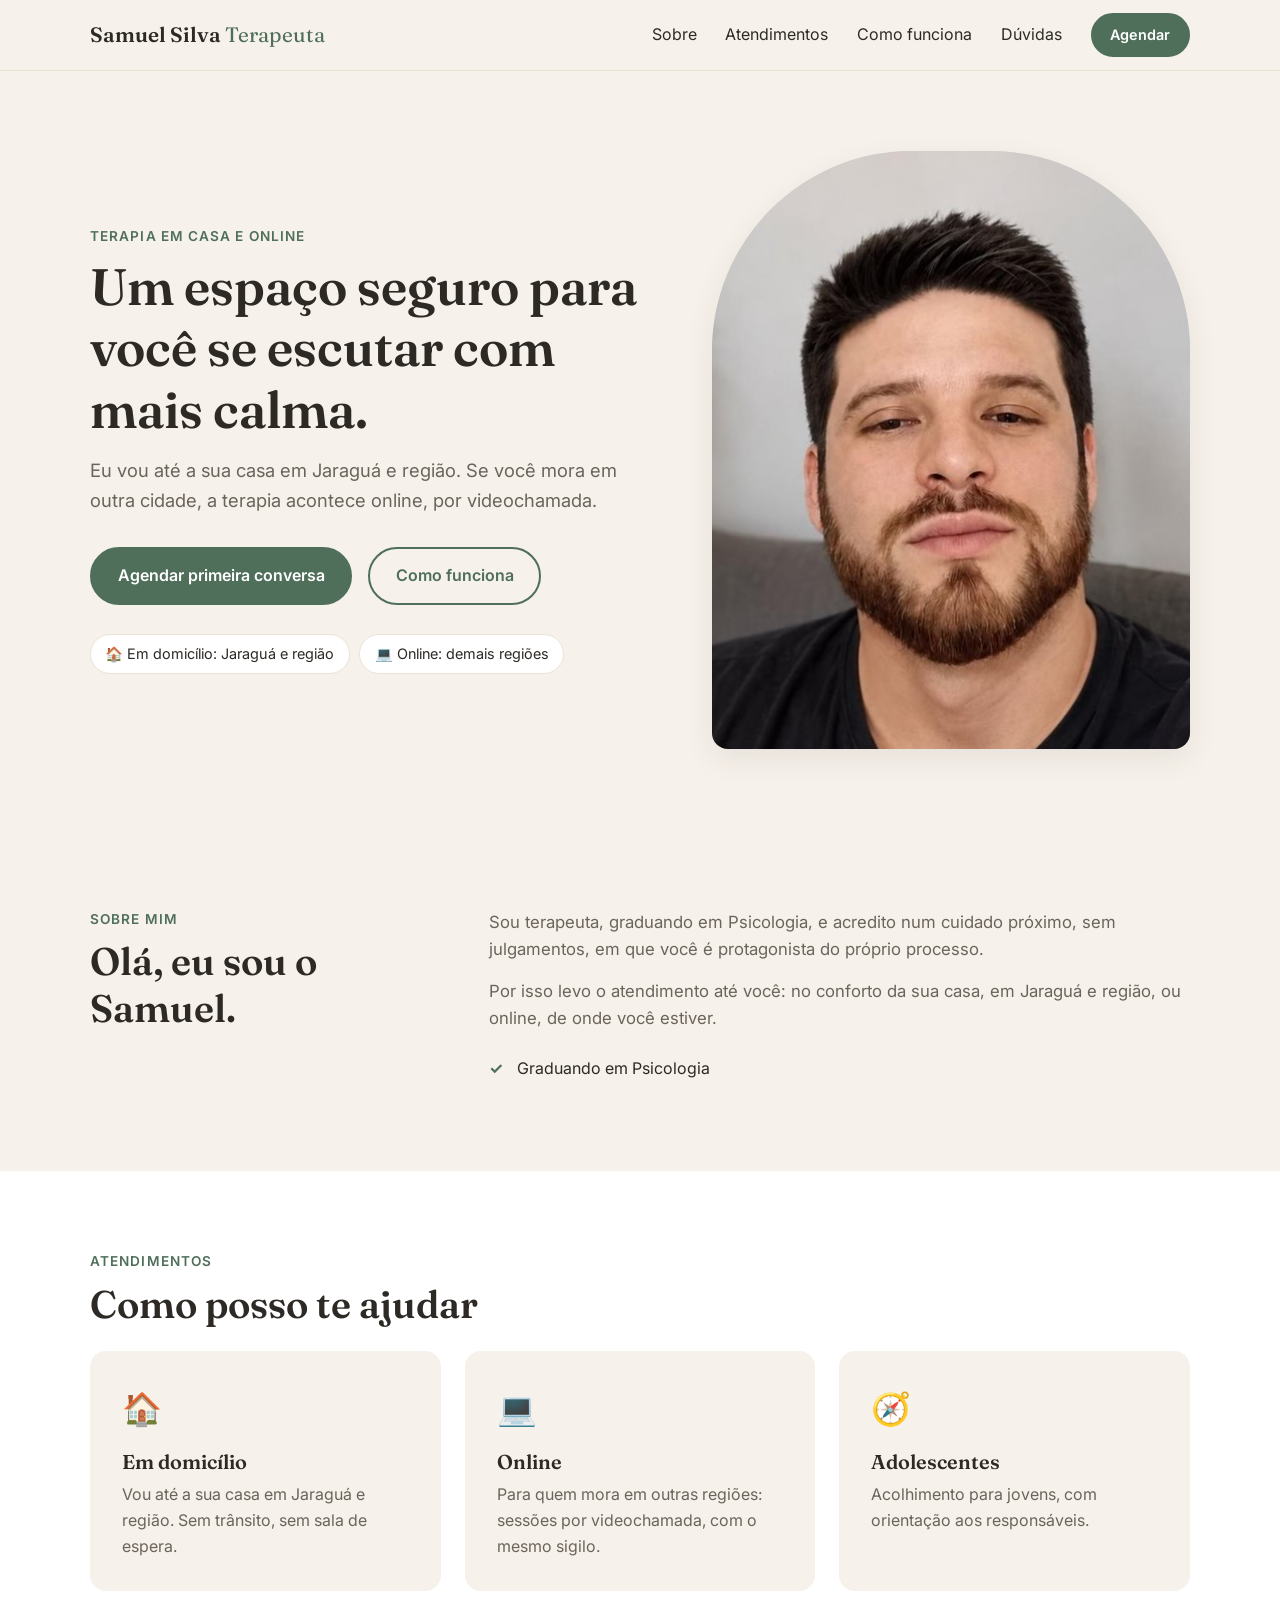
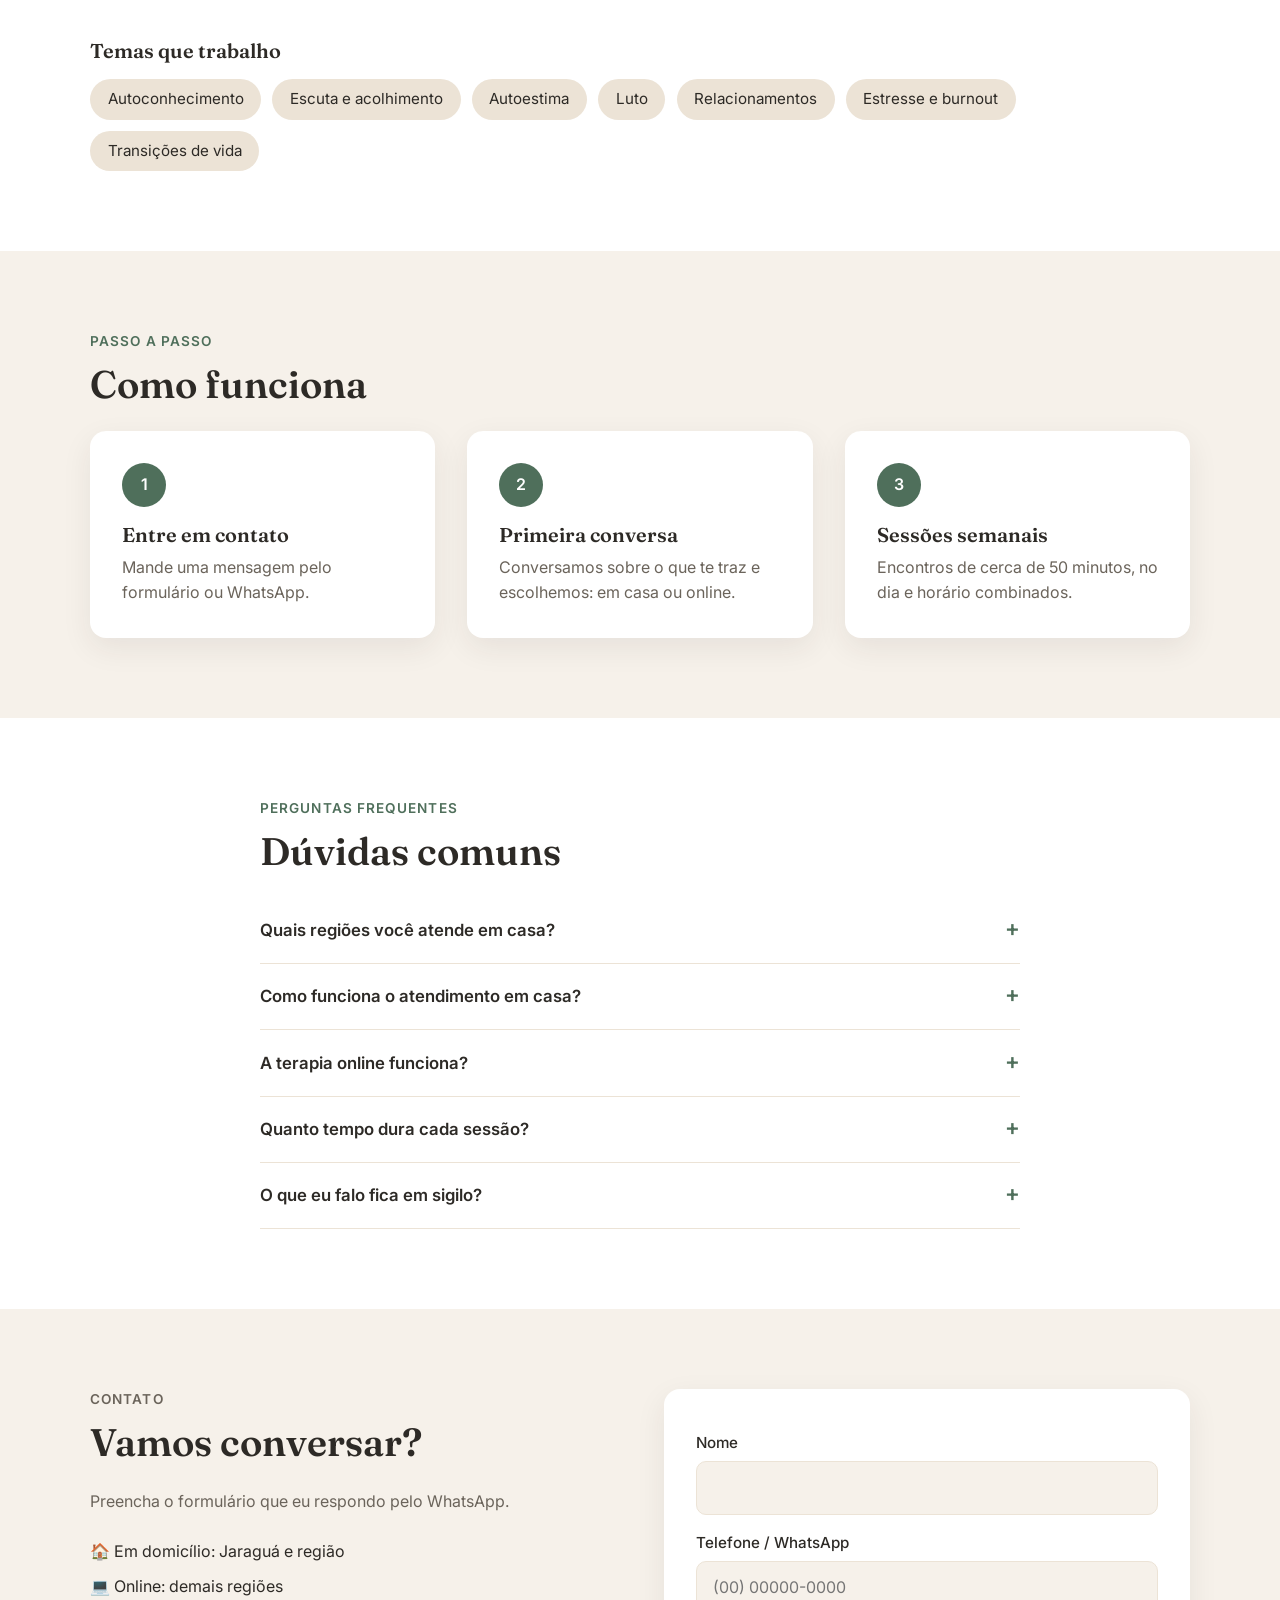
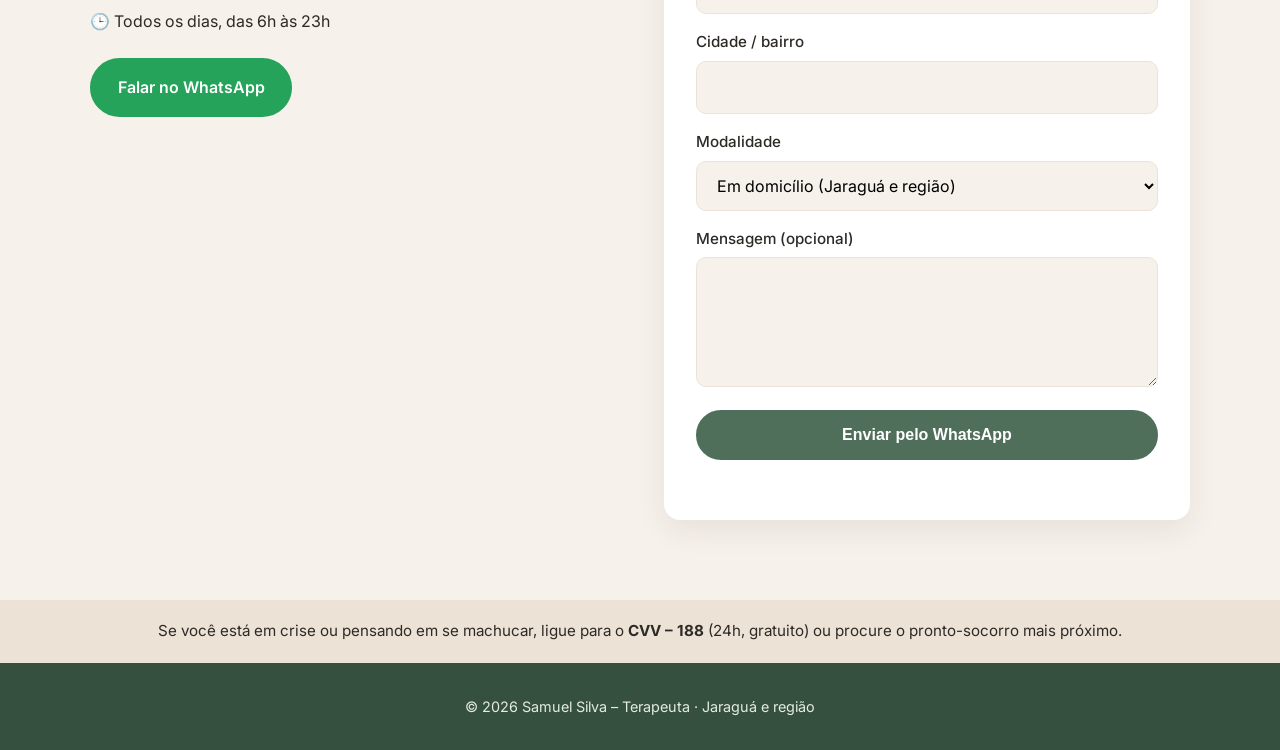
<file: terapeuta/index.html>
<!DOCTYPE html>
<html lang="pt-BR">
<head>
  <meta charset="UTF-8">
  <meta name="viewport" content="width=device-width, initial-scale=1.0, viewport-fit=cover">
  <meta name="theme-color" content="#4f6f5b">
  <title>Samuel Silva | Terapeuta em Jaraguá e Online</title>
  <meta name="description" content="Samuel Silva, terapeuta. Atendimento em domicílio em Jaraguá e região e terapia online para as demais regiões.">
  <link rel="preconnect" href="https://fonts.googleapis.com">
  <link rel="preconnect" href="https://fonts.gstatic.com" crossorigin>
  <link href="https://fonts.googleapis.com/css2?family=Fraunces:wght@400;600&family=Inter:wght@400;500;600&display=swap" rel="stylesheet">
  <link rel="stylesheet" href="style.css">
</head>
<body>

  <!-- ===== CABEÇALHO ===== -->
  <header class="cabecalho">
    <div class="container cabecalho__conteudo">
      <a href="#inicio" class="logo">Samuel Silva <span>Terapeuta</span></a>

      <button class="menu-botao" aria-label="Abrir menu" aria-expanded="false" aria-controls="menu">
        <span></span><span></span><span></span>
      </button>

      <nav id="menu" class="menu">
        <a href="#sobre">Sobre</a>
        <a href="#servicos">Atendimentos</a>
        <a href="#como-funciona">Como funciona</a>
        <a href="#duvidas">Dúvidas</a>
        <a href="#contato" class="botao botao--pequeno">Agendar</a>
      </nav>
    </div>
  </header>

  <main>
    <!-- ===== INÍCIO ===== -->
    <section id="inicio" class="hero">
      <div class="container hero__conteudo">
        <div class="hero__texto">
          <p class="etiqueta">Terapia em casa e online</p>
          <h1>Um espaço seguro para você se escutar com mais calma.</h1>
          <p class="hero__descricao">
            Eu vou até a sua casa em Jaraguá e região. Se você mora em outra
            cidade, a terapia acontece online, por videochamada.
          </p>
          <div class="hero__botoes">
            <a href="#contato" class="botao">Agendar primeira conversa</a>
            <a href="#como-funciona" class="botao botao--contorno">Como funciona</a>
          </div>
          <ul class="selos">
            <li>🏠 Em domicílio: Jaraguá e região</li>
            <li>💻 Online: demais regiões</li>
          </ul>
        </div>

        <div class="hero__imagem">
          <div class="foto-placeholder">
            <img src="foto.jpg" alt="Foto do terapeuta Samuel Silva" width="600" height="600">
          </div>
        </div>
      </div>
    </section>

    <!-- ===== SOBRE ===== -->
    <section id="sobre" class="secao">
      <div class="container sobre">
        <div>
          <p class="etiqueta">Sobre mim</p>
          <h2>Olá, eu sou o Samuel.</h2>
        </div>
        <div class="sobre__texto">
          <p>
            Sou terapeuta, graduando em Psicologia, e acredito num cuidado
            próximo, sem julgamentos, em que você é protagonista do próprio processo.
          </p>
          <p>
            Por isso levo o atendimento até você: no conforto da sua casa, em
            Jaraguá e região, ou online, de onde você estiver.
          </p>
          <ul class="lista-check">
            <li>Graduando em Psicologia</li>
          </ul>
        </div>
      </div>
    </section>

    <!-- ===== SERVIÇOS ===== -->
    <section id="servicos" class="secao secao--clara">
      <div class="container">
        <p class="etiqueta">Atendimentos</p>
        <h2>Como posso te ajudar</h2>

        <div class="cards">
          <article class="card">
            <div class="card__icone">🏠</div>
            <h3>Em domicílio</h3>
            <p>Vou até a sua casa em Jaraguá e região. Sem trânsito, sem sala de espera.</p>
          </article>
          <article class="card">
            <div class="card__icone">💻</div>
            <h3>Online</h3>
            <p>Para quem mora em outras regiões: sessões por videochamada, com o mesmo sigilo.</p>
          </article>
          <article class="card">
            <div class="card__icone">🧭</div>
            <h3>Adolescentes</h3>
            <p>Acolhimento para jovens, com orientação aos responsáveis.</p>
          </article>
        </div>

        <div class="temas">
          <h3>Temas que trabalho</h3>
          <ul>
            <li>Autoconhecimento</li>
            <li>Escuta e acolhimento</li>
            <li>Autoestima</li>
            <li>Luto</li>
            <li>Relacionamentos</li>
            <li>Estresse e burnout</li>
            <li>Transições de vida</li>
          </ul>
        </div>
      </div>
    </section>

    <!-- ===== COMO FUNCIONA ===== -->
    <section id="como-funciona" class="secao">
      <div class="container">
        <p class="etiqueta">Passo a passo</p>
        <h2>Como funciona</h2>

        <ol class="passos">
          <li>
            <span class="passos__numero">1</span>
            <div>
              <h3>Entre em contato</h3>
              <p>Mande uma mensagem pelo formulário ou WhatsApp.</p>
            </div>
          </li>
          <li>
            <span class="passos__numero">2</span>
            <div>
              <h3>Primeira conversa</h3>
              <p>Conversamos sobre o que te traz e escolhemos: em casa ou online.</p>
            </div>
          </li>
          <li>
            <span class="passos__numero">3</span>
            <div>
              <h3>Sessões semanais</h3>
              <p>Encontros de cerca de 50 minutos, no dia e horário combinados.</p>
            </div>
          </li>
        </ol>
      </div>
    </section>

    <!-- ===== DÚVIDAS ===== -->
    <section id="duvidas" class="secao secao--clara">
      <div class="container container--estreito">
        <p class="etiqueta">Perguntas frequentes</p>
        <h2>Dúvidas comuns</h2>

        <div class="faq">
          <details>
            <summary>Quais regiões você atende em casa?</summary>
            <p>Atendo em domicílio em Jaraguá e região. Para as demais regiões, o atendimento é online.</p>
          </details>
          <details>
            <summary>Como funciona o atendimento em casa?</summary>
            <p>Vou até você no horário combinado. Basta um cômodo reservado onde possamos conversar com tranquilidade.</p>
          </details>
          <details>
            <summary>A terapia online funciona?</summary>
            <p>Sim. Você só precisa de um lugar reservado, um celular ou computador e boa conexão.</p>
          </details>
          <details>
            <summary>Quanto tempo dura cada sessão?</summary>
            <p>Cerca de 50 minutos, normalmente uma vez por semana.</p>
          </details>
          <details>
            <summary>O que eu falo fica em sigilo?</summary>
            <p>Sim. Tudo o que é conversado nas sessões é mantido em total sigilo.</p>
          </details>
        </div>
      </div>
    </section>

    <!-- ===== CONTATO ===== -->
    <section id="contato" class="secao">
      <div class="container contato">
        <div>
          <p class="etiqueta">Contato</p>
          <h2>Vamos conversar?</h2>
          <p>Preencha o formulário que eu respondo pelo WhatsApp.</p>

          <ul class="contato__info">
            <li>🏠 Em domicílio: Jaraguá e região</li>
            <li>💻 Online: demais regiões</li>
            <li>🕒 Todos os dias, das 6h às 23h</li>
          </ul>

          <a class="botao botao--whatsapp" data-whatsapp href="#" target="_blank" rel="noopener">
            Falar no WhatsApp
          </a>
        </div>

        <form class="formulario" id="formulario" novalidate>
          <label for="nome">Nome</label>
          <input type="text" id="nome" name="nome" required autocomplete="name">

          <label for="telefone">Telefone / WhatsApp</label>
          <input type="tel" id="telefone" name="telefone" required autocomplete="tel" inputmode="numeric" placeholder="(00) 00000-0000">

          <label for="cidade">Cidade / bairro</label>
          <input type="text" id="cidade" name="cidade" autocomplete="address-level2">

          <label for="modalidade">Modalidade</label>
          <select id="modalidade" name="modalidade">
            <option value="Em domicílio">Em domicílio (Jaraguá e região)</option>
            <option value="Online">Online</option>
          </select>

          <label for="mensagem">Mensagem (opcional)</label>
          <textarea id="mensagem" name="mensagem" rows="4"></textarea>

          <button type="submit" class="botao">Enviar pelo WhatsApp</button>
          <p class="formulario__aviso" id="aviso" role="status"></p>
        </form>
      </div>
    </section>

    <!-- ===== AVISO DE CRISE ===== -->
    <aside class="aviso-crise">
      <div class="container">
        Se você está em crise ou pensando em se machucar, ligue para o
        <strong>CVV – 188</strong> (24h, gratuito) ou procure o pronto-socorro mais próximo.
      </div>
    </aside>
  </main>

  <footer class="rodape">
    <div class="container">
      <p>© <span id="ano"></span> Samuel Silva – Terapeuta · Jaraguá e região</p>
    </div>
  </footer>

  <!-- ===== BARRA FIXA (SÓ NO CELULAR) ===== -->
  <div class="barra-celular">
    <a href="#contato" class="botao botao--contorno">Agendar</a>
    <a data-whatsapp href="#" target="_blank" rel="noopener" class="botao botao--whatsapp">WhatsApp</a>
  </div>

  <script src="script.js"></script>
</body>
</html>
</file>
<file: terapeuta/style.css>
/* ===== CORES E VARIÁVEIS ===== */
:root {
  --verde: #4f6f5b;
  --verde-escuro: #36503f;
  --bege: #f6f1ea;
  --areia: #ece3d6;
  --texto: #2d2a26;
  --texto-suave: #6b645b;
  --branco: #ffffff;
  --raio: 16px;
  --sombra: 0 10px 30px rgba(45, 42, 38, 0.08);
}

* { box-sizing: border-box; margin: 0; padding: 0; }

html { scroll-behavior: smooth; scroll-padding-top: 80px; }

body {
  font-family: "Inter", system-ui, sans-serif;
  color: var(--texto);
  background: var(--bege);
  line-height: 1.6;
}

h1, h2, h3 { font-family: "Fraunces", Georgia, serif; font-weight: 600; line-height: 1.2; }
h1 { font-size: clamp(2rem, 5vw, 3.2rem); margin-bottom: 1rem; }
h2 { font-size: clamp(1.7rem, 3.5vw, 2.4rem); margin-bottom: 1.5rem; }
h3 { font-size: 1.25rem; margin-bottom: .5rem; }

a { color: inherit; text-decoration: none; }

.container { width: min(1100px, 100% - 32px); margin-inline: auto; }
.container--estreito { width: min(760px, 100% - 32px); }

.etiqueta {
  color: var(--verde);
  font-weight: 600;
  font-size: .85rem;
  text-transform: uppercase;
  letter-spacing: .08em;
  margin-bottom: .5rem;
}

/* ===== BOTÕES ===== */
.botao {
  display: inline-block;
  background: var(--verde);
  color: var(--branco);
  padding: .9rem 1.6rem;
  border: 2px solid var(--verde);
  border-radius: 999px;
  font-weight: 600;
  font-size: 1rem;
  cursor: pointer;
  transition: background .2s, transform .2s;
}
.botao:hover { background: var(--verde-escuro); border-color: var(--verde-escuro); transform: translateY(-2px); }
.botao--contorno { background: transparent; color: var(--verde); }
.botao--contorno:hover { color: var(--branco); }
.botao--pequeno { padding: .5rem 1.1rem; font-size: .9rem; }
.botao--whatsapp { background: #25a35a; border-color: #25a35a; margin-top: 1.5rem; }
.botao--whatsapp:hover { background: #1d8549; border-color: #1d8549; }

/* ===== CABEÇALHO ===== */
.cabecalho {
  position: sticky; top: 0; z-index: 10;
  background: rgba(246, 241, 234, .92);
  backdrop-filter: blur(8px);
  border-bottom: 1px solid var(--areia);
}
.cabecalho__conteudo { display: flex; align-items: center; justify-content: space-between; height: 70px; }
.logo { font-family: "Fraunces", serif; font-size: 1.3rem; font-weight: 600; }
.logo span { color: var(--verde); font-weight: 400; }

.menu { display: flex; align-items: center; gap: 1.8rem; }
.menu a:not(.botao):hover { color: var(--verde); }

.menu-botao { display: none; background: none; border: 0; cursor: pointer; padding: 8px; }
.menu-botao span { display: block; width: 24px; height: 2px; background: var(--texto); margin: 5px 0; transition: .3s; }

/* ===== HERO ===== */
.hero { padding: 5rem 0; }
.hero__conteudo { display: grid; grid-template-columns: 1.2fr 1fr; gap: 3rem; align-items: center; }
.hero__descricao { font-size: 1.15rem; color: var(--texto-suave); margin-bottom: 2rem; }
.hero__botoes { display: flex; flex-wrap: wrap; gap: 1rem; }
.selos { list-style: none; display: flex; flex-wrap: wrap; gap: .6rem; margin-top: 1.8rem; }
.selos li {
  background: var(--branco); border: 1px solid var(--areia);
  padding: .45rem .9rem; border-radius: 999px; font-size: .9rem;
}

/* Barra fixa de ações: escondida no computador */
.barra-celular { display: none; }

.foto-placeholder {
  aspect-ratio: 4 / 5;
  border-radius: 200px 200px var(--raio) var(--raio);
  background: linear-gradient(160deg, #cfdccf, #a9bfa9);
  display: grid; place-items: center;
  color: var(--verde-escuro);
  font-weight: 500;
  box-shadow: var(--sombra);
}
.foto-placeholder img { width: 100%; height: 100%; object-fit: cover; border-radius: inherit; }

/* ===== SEÇÕES ===== */
.secao { padding: 5rem 0; }
.secao--clara { background: var(--branco); }

.sobre { display: grid; grid-template-columns: 1fr 2fr; gap: 3rem; }
.sobre__texto p { margin-bottom: 1rem; color: var(--texto-suave); font-size: 1.05rem; }

.lista-check { list-style: none; margin-top: 1.5rem; }
.lista-check li { padding-left: 1.8rem; position: relative; margin-bottom: .6rem; }
.lista-check li::before { content: "✓"; position: absolute; left: 0; color: var(--verde); font-weight: 700; }

/* Cards */
.cards { display: grid; grid-template-columns: repeat(3, 1fr); gap: 1.5rem; }
.card {
  background: var(--bege);
  padding: 2rem;
  border-radius: var(--raio);
  transition: transform .2s, box-shadow .2s;
}
.card:hover { transform: translateY(-4px); box-shadow: var(--sombra); }
.card__icone { font-size: 2rem; margin-bottom: 1rem; }
.card p { color: var(--texto-suave); }

.temas { margin-top: 3rem; }
.temas ul { list-style: none; display: flex; flex-wrap: wrap; gap: .7rem; margin-top: 1rem; }
.temas li { background: var(--areia); padding: .5rem 1.1rem; border-radius: 999px; font-size: .95rem; }

/* Passos */
.passos { list-style: none; display: grid; grid-template-columns: repeat(3, 1fr); gap: 2rem; }
.passos li { background: var(--branco); padding: 2rem; border-radius: var(--raio); box-shadow: var(--sombra); }
.passos p { color: var(--texto-suave); }
.passos__numero {
  display: grid; place-items: center;
  width: 44px; height: 44px; margin-bottom: 1rem;
  border-radius: 50%;
  background: var(--verde); color: var(--branco);
  font-weight: 600;
}

/* FAQ */
.faq details { border-bottom: 1px solid var(--areia); padding: 1.2rem 0; }
.faq summary {
  cursor: pointer; font-weight: 600; font-size: 1.05rem;
  list-style: none; display: flex; justify-content: space-between; gap: 1rem;
}
.faq summary::-webkit-details-marker { display: none; }
.faq summary::after { content: "+"; color: var(--verde); font-size: 1.4rem; line-height: 1; transition: transform .2s; }
.faq details[open] summary::after { transform: rotate(45deg); }
.faq p { margin-top: .8rem; color: var(--texto-suave); }

/* Contato */
.contato { display: grid; grid-template-columns: 1fr 1fr; gap: 3rem; align-items: start; }
.contato > div > p { color: var(--texto-suave); }
.contato__info { list-style: none; margin-top: 1.5rem; display: grid; gap: .6rem; }

.formulario {
  background: var(--branco);
  padding: 2rem;
  border-radius: var(--raio);
  box-shadow: var(--sombra);
  display: grid; gap: .4rem;
}
.formulario label { font-weight: 500; font-size: .95rem; margin-top: .6rem; }
.formulario input, .formulario select, .formulario textarea {
  width: 100%;
  padding: .8rem 1rem;
  border: 1.5px solid var(--areia);
  border-radius: 10px;
  font: inherit;
  background: var(--bege);
}
.formulario input:focus, .formulario select:focus, .formulario textarea:focus {
  outline: none; border-color: var(--verde); background: var(--branco);
}
.formulario .invalido { border-color: #c0533f; }
.formulario .botao { margin-top: 1rem; }
.formulario__aviso { font-size: .95rem; min-height: 1.4em; }
.formulario__aviso.erro { color: #c0533f; }
.formulario__aviso.sucesso { color: var(--verde); }

/* Aviso de crise e rodapé */
.aviso-crise { background: var(--areia); padding: 1.2rem 0; text-align: center; font-size: .95rem; }
.rodape { background: var(--verde-escuro); color: #e3ebe3; padding: 2rem 0; text-align: center; font-size: .9rem; }

/* Animação ao rolar */
.aparecer { opacity: 0; transform: translateY(24px); transition: opacity .7s ease, transform .7s ease; }
.aparecer.visivel { opacity: 1; transform: none; }

@media (prefers-reduced-motion: reduce) {
  html { scroll-behavior: auto; }
  .aparecer { opacity: 1; transform: none; transition: none; }
}

/* ===== RESPONSIVO ===== */
@media (max-width: 860px) {
  .menu-botao { display: block; }
  .menu {
    position: absolute; top: 70px; left: 0; right: 0;
    flex-direction: column; gap: 1.2rem;
    background: var(--bege);
    padding: 1.5rem;
    border-bottom: 1px solid var(--areia);
    display: none;
  }
  .menu.aberto { display: flex; }
  .menu-botao[aria-expanded="true"] span:nth-child(1) { transform: translateY(7px) rotate(45deg); }
  .menu-botao[aria-expanded="true"] span:nth-child(2) { opacity: 0; }
  .menu-botao[aria-expanded="true"] span:nth-child(3) { transform: translateY(-7px) rotate(-45deg); }

  .cabecalho__conteudo { height: 62px; }
  .menu { top: 62px; }
  .menu a { font-size: 1.1rem; padding: .4rem 0; }
  .menu .botao--pequeno { display: none; } /* a barra de baixo já tem "Agendar" */

  /* Hero: foto redonda em cima, texto centralizado */
  .hero { padding: 2rem 0 3rem; text-align: center; }
  .hero__conteudo, .sobre, .contato { grid-template-columns: 1fr; gap: 1.5rem; }
  .hero__imagem { order: -1; width: 170px; margin-inline: auto; }
  .foto-placeholder { aspect-ratio: 1; border-radius: 50%; font-size: .85rem; }
  .hero__descricao { font-size: 1.05rem; }
  .hero__botoes { flex-direction: column; }
  .selos { justify-content: center; }

  .botao { width: 100%; text-align: center; padding: 1rem 1.4rem; }

  .secao { padding: 3rem 0; }
  .cards { grid-template-columns: 1fr; gap: 1rem; }
  .card { padding: 1.5rem; display: grid; grid-template-columns: auto 1fr; column-gap: 1rem; }
  .card__icone { grid-row: span 2; margin: 0; }

  /* Passos em lista vertical, número ao lado */
  .passos { grid-template-columns: 1fr; gap: 1rem; }
  .passos li { display: flex; gap: 1rem; padding: 1.4rem; }
  .passos__numero { flex-shrink: 0; margin: 0; }

  .faq summary { padding: .3rem 0; }
  .formulario { padding: 1.5rem; }
  .formulario input, .formulario select, .formulario textarea { padding: .95rem 1rem; font-size: 16px; }

  /* Barra fixa no rodapé da tela */
  body { padding-bottom: calc(84px + env(safe-area-inset-bottom)); }
  .barra-celular {
    display: grid; grid-template-columns: 1fr 1fr; gap: .7rem;
    position: fixed; left: 0; right: 0; bottom: 0; z-index: 20;
    padding: .8rem 16px calc(.8rem + env(safe-area-inset-bottom));
    background: rgba(246, 241, 234, .96);
    backdrop-filter: blur(8px);
    border-top: 1px solid var(--areia);
  }
  .barra-celular .botao { margin: 0; padding: .85rem; }
}
</file>
